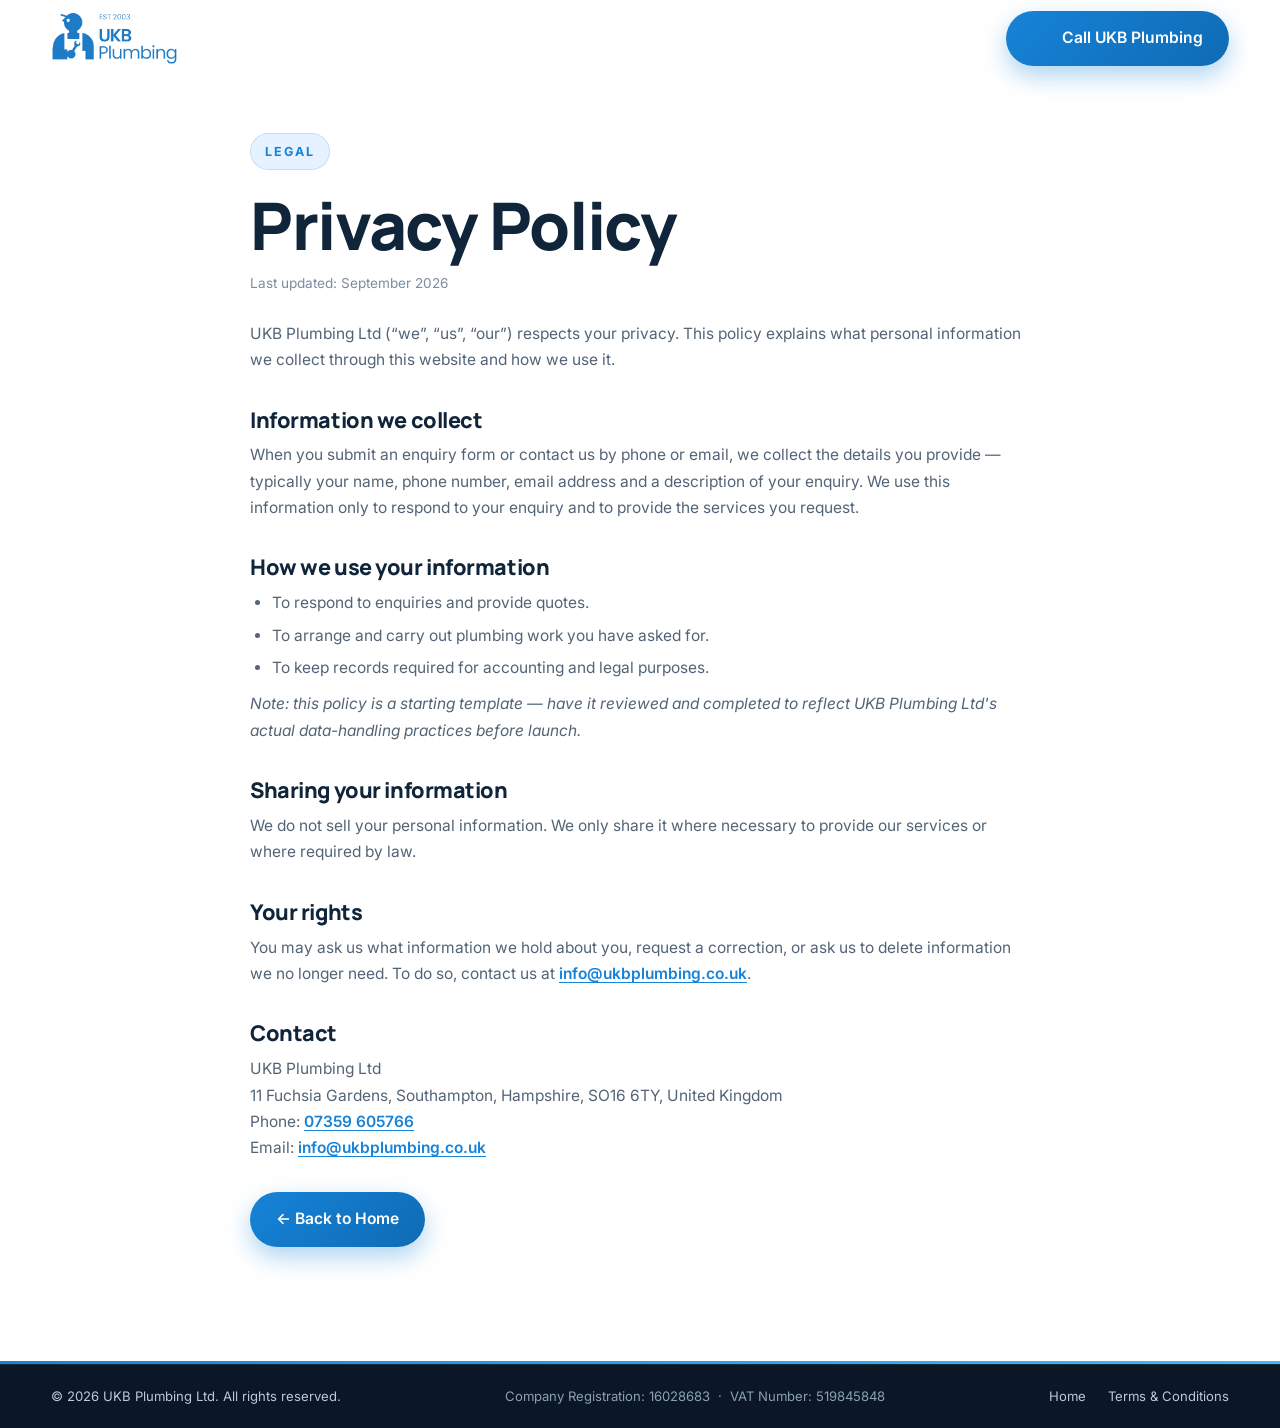
<file: privacy.html>
<!DOCTYPE html>
<html lang="en-GB">
<head>
  <meta charset="UTF-8">
  <meta name="viewport" content="width=device-width, initial-scale=1.0">
  <title>Privacy Policy | UKB Plumbing Ltd</title>
  <meta name="description" content="How UKB Plumbing Ltd collects, uses and protects your personal information.">
  <meta name="robots" content="noindex">
  <link rel="icon" type="image/webp" href="assets/ukb-logo.webp">
  <link href="https://fonts.googleapis.com/css2?family=Manrope:wght@600;700;800&family=Inter:wght@400;500;600&display=swap" rel="stylesheet">
  <link rel="stylesheet" href="css/styles.css">
</head>
<body>

<header class="site-header scrolled" id="siteHeader">
  <div class="container header-inner">
    <a href="index.html" class="brand" aria-label="UKB Plumbing — home">
      <img src="assets/ukb-logo.webp" alt="UKB Plumbing logo" width="140" height="58" class="brand-logo">
    </a>
    <a href="index.html#contact" class="btn btn-primary">
      <svg class="ico" aria-hidden="true"><use href="#i-phone"/></svg> Call UKB Plumbing
    </a>
  </div>
</header>

<main id="main">
  <section class="section" style="padding-top: 56px;">
    <div class="container legal-page">
      <span class="eyebrow">Legal</span>
      <h1>Privacy Policy</h1>
      <p class="legal-updated">Last updated: September 2026</p>

      <p>UKB Plumbing Ltd (&ldquo;we&rdquo;, &ldquo;us&rdquo;, &ldquo;our&rdquo;) respects your privacy. This policy explains what personal information we collect through this website and how we use it.</p>

      <h2>Information we collect</h2>
      <p>When you submit an enquiry form or contact us by phone or email, we collect the details you provide — typically your name, phone number, email address and a description of your enquiry. We use this information only to respond to your enquiry and to provide the services you request.</p>

      <h2>How we use your information</h2>
      <ul>
        <li>To respond to enquiries and provide quotes.</li>
        <li>To arrange and carry out plumbing work you have asked for.</li>
        <li>To keep records required for accounting and legal purposes.</li>
      </ul>
      <p><em>Note: this policy is a starting template — have it reviewed and completed to reflect UKB Plumbing Ltd's actual data-handling practices before launch.</em></p>

      <h2>Sharing your information</h2>
      <p>We do not sell your personal information. We only share it where necessary to provide our services or where required by law.</p>

      <h2>Your rights</h2>
      <p>You may ask us what information we hold about you, request a correction, or ask us to delete information we no longer need. To do so, contact us at <a href="mailto:info@ukbplumbing.co.uk">info@ukbplumbing.co.uk</a>.</p>

      <h2>Contact</h2>
      <p>UKB Plumbing Ltd<br>
      11 Fuchsia Gardens, Southampton, Hampshire, SO16 6TY, United Kingdom<br>
      Phone: <a href="tel:+447359605766">07359 605766</a><br>
      Email: <a href="mailto:info@ukbplumbing.co.uk">info@ukbplumbing.co.uk</a></p>

      <p><a href="index.html" class="btn btn-primary">&larr; Back to Home</a></p>
    </div>
  </section>
</main>

<footer class="site-footer">
  <div class="footer-bottom">
    <div class="container footer-bottom-inner">
      <p>&copy; <span id="year">2026</span> UKB Plumbing Ltd. All rights reserved.</p>
      <p class="reg">Company Registration: 16028683 &nbsp;·&nbsp; VAT Number: 519845848</p>
      <div class="legal">
        <a href="index.html">Home</a>
        <a href="terms.html">Terms &amp; Conditions</a>
      </div>
    </div>
  </div>
</footer>

<script src="js/main.js" defer></script>
</body>
</html>
</file>
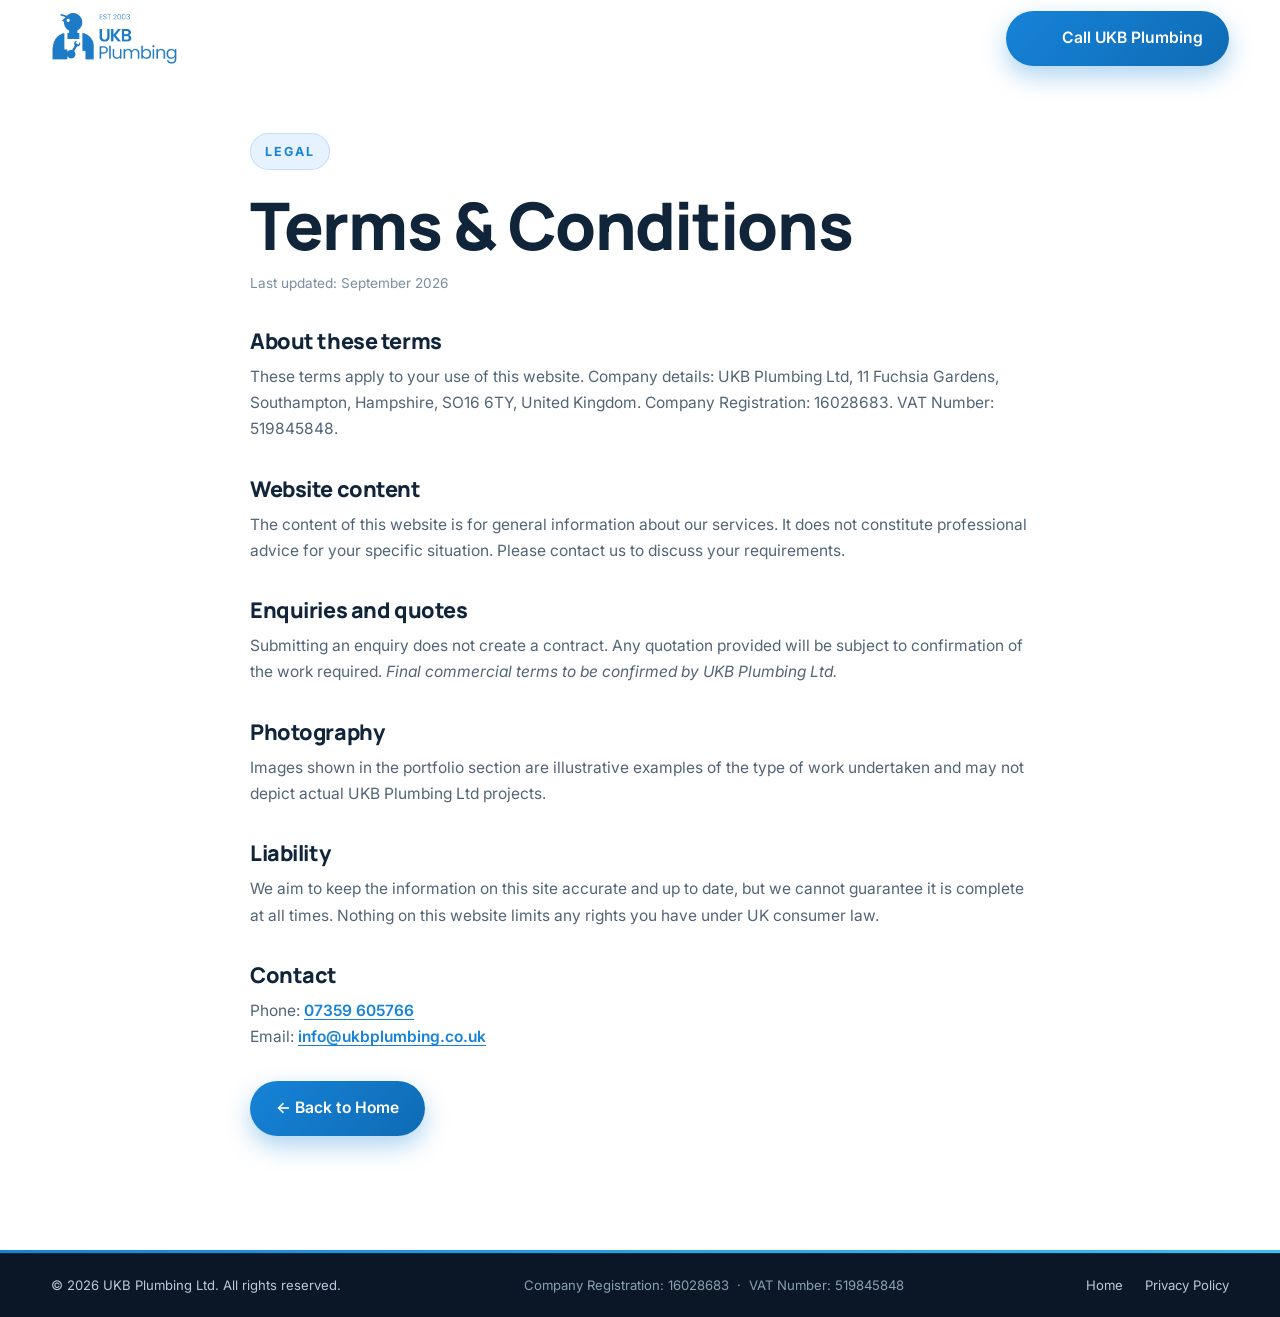
<file: terms.html>
<!DOCTYPE html>
<html lang="en-GB">
<head>
  <meta charset="UTF-8">
  <meta name="viewport" content="width=device-width, initial-scale=1.0">
  <title>Terms &amp; Conditions | UKB Plumbing Ltd</title>
  <meta name="description" content="Terms and conditions for the UKB Plumbing Ltd website and services.">
  <meta name="robots" content="noindex">
  <link rel="icon" type="image/webp" href="assets/ukb-logo.webp">
  <link href="https://fonts.googleapis.com/css2?family=Manrope:wght@600;700;800&family=Inter:wght@400;500;600&display=swap" rel="stylesheet">
  <link rel="stylesheet" href="css/styles.css">
</head>
<body>

<header class="site-header scrolled" id="siteHeader">
  <div class="container header-inner">
    <a href="index.html" class="brand" aria-label="UKB Plumbing — home">
      <img src="assets/ukb-logo.webp" alt="UKB Plumbing logo" width="140" height="58" class="brand-logo">
    </a>
    <a href="index.html#contact" class="btn btn-primary">
      <svg class="ico" aria-hidden="true"><use href="#i-phone"/></svg> Call UKB Plumbing
    </a>
  </div>
</header>

<main id="main">
  <section class="section" style="padding-top: 56px;">
    <div class="container legal-page">
      <span class="eyebrow">Legal</span>
      <h1>Terms &amp; Conditions</h1>
      <p class="legal-updated">Last updated: September 2026</p>

      <h2>About these terms</h2>
      <p>These terms apply to your use of this website. Company details: UKB Plumbing Ltd, 11 Fuchsia Gardens, Southampton, Hampshire, SO16 6TY, United Kingdom. Company Registration: 16028683. VAT Number: 519845848.</p>

      <h2>Website content</h2>
      <p>The content of this website is for general information about our services. It does not constitute professional advice for your specific situation. Please contact us to discuss your requirements.</p>

      <h2>Enquiries and quotes</h2>
      <p>Submitting an enquiry does not create a contract. Any quotation provided will be subject to confirmation of the work required. <em>Final commercial terms to be confirmed by UKB Plumbing Ltd.</em></p>

      <h2>Photography</h2>
      <p>Images shown in the portfolio section are illustrative examples of the type of work undertaken and may not depict actual UKB Plumbing Ltd projects.</p>

      <h2>Liability</h2>
      <p>We aim to keep the information on this site accurate and up to date, but we cannot guarantee it is complete at all times. Nothing on this website limits any rights you have under UK consumer law.</p>

      <h2>Contact</h2>
      <p>Phone: <a href="tel:+447359605766">07359 605766</a><br>
      Email: <a href="mailto:info@ukbplumbing.co.uk">info@ukbplumbing.co.uk</a></p>

      <p><a href="index.html" class="btn btn-primary">&larr; Back to Home</a></p>
    </div>
  </section>
</main>

<footer class="site-footer">
  <div class="footer-bottom">
    <div class="container footer-bottom-inner">
      <p>&copy; <span id="year">2026</span> UKB Plumbing Ltd. All rights reserved.</p>
      <p class="reg">Company Registration: 16028683 &nbsp;·&nbsp; VAT Number: 519845848</p>
      <div class="legal">
        <a href="index.html">Home</a>
        <a href="privacy.html">Privacy Policy</a>
      </div>
    </div>
  </div>
</footer>

<script src="js/main.js" defer></script>
</body>
</html>
</file>
<file: css/styles.css>
/* ==========================================================================
   UKB PLUMBING — Premium design system
   Palette: #1683D8 primary · #10243A navy · #0B1726 dark · #39BDF8 cyan
            #F4F8FC soft · #E6F2FF light blue · #536477 body text
   ========================================================================== */

:root {
  --blue: #1683D8;
  --blue-dark: #0F6BB4;
  --blue-soft: #3D9BE4;
  --cyan: #39BDF8;
  --navy: #10243A;
  --dark: #0B1726;
  --soft: #F4F8FC;
  --light-blue: #E6F2FF;
  --body: #536477;
  --white: #FFFFFF;
  --line: #E3ECF5;
  --err: #D64545;
  --ok: #1F9D61;

  --font-head: "Manrope", "Segoe UI", sans-serif;
  --font-body: "Inter", "Segoe UI", sans-serif;

  --radius-lg: 22px;
  --radius: 16px;
  --radius-sm: 10px;

  --shadow-sm: 0 2px 10px rgba(16, 36, 58, 0.06);
  --shadow-md: 0 12px 30px rgba(16, 36, 58, 0.10);
  --shadow-lg: 0 24px 60px rgba(16, 36, 58, 0.16);

  --header-h: 76px;
  --ease: cubic-bezier(0.22, 0.61, 0.36, 1);
}

/* ---------- Reset ---------- */
*, *::before, *::after { box-sizing: border-box; margin: 0; padding: 0; }

html {
  scroll-behavior: smooth;
  scroll-padding-top: calc(var(--header-h) + 14px);
  -webkit-text-size-adjust: 100%;
}

body {
  font-family: var(--font-body);
  font-size: 16.5px;
  line-height: 1.7;
  color: var(--body);
  background: var(--white);
  overflow-x: clip;
}

img { max-width: 100%; display: block; }
a { color: inherit; text-decoration: none; }
ul, ol { list-style: none; }
address { font-style: normal; }

h1, h2, h3, h4 {
  font-family: var(--font-head);
  color: var(--navy);
  line-height: 1.15;
  letter-spacing: -0.02em;
  font-weight: 800;
}

h1 { font-size: clamp(2.5rem, 5.4vw, 4.1rem); }
h2 { font-size: clamp(1.9rem, 3.6vw, 2.75rem); }
h3 { font-size: clamp(1.08rem, 1.6vw, 1.28rem); font-weight: 700; letter-spacing: -0.01em; }

.ico { width: 1.25em; height: 1.25em; fill: none; stroke: currentColor; stroke-width: 2; stroke-linecap: round; stroke-linejoin: round; flex-shrink: 0; }

.container { width: min(1180px, 92%); margin-inline: auto; }
.section { padding: clamp(72px, 9vw, 120px) 0; }

.section-head { max-width: 640px; margin: 0 auto clamp(40px, 5vw, 64px); text-align: center; }
.section-head p { margin-top: 14px; font-size: 1.06rem; }

.eyebrow {
  display: inline-flex; align-items: center; gap: 8px;
  font-size: 0.78rem; font-weight: 700; letter-spacing: 0.16em; text-transform: uppercase;
  color: var(--blue);
  background: var(--light-blue);
  border: 1px solid rgba(22, 131, 216, 0.18);
  padding: 7px 14px; border-radius: 999px;
  margin-bottom: 18px;
}
.eyebrow-light {
  color: var(--cyan);
  background: rgba(57, 189, 248, 0.10);
  border-color: rgba(57, 189, 248, 0.35);
}

/* ---------- Buttons ---------- */
.btn {
  display: inline-flex; align-items: center; justify-content: center; gap: 10px;
  font-family: var(--font-body); font-weight: 600; font-size: 0.98rem;
  padding: 14px 26px; border-radius: 999px; border: 0; cursor: pointer;
  transition: transform 0.25s var(--ease), box-shadow 0.25s var(--ease),
              background-color 0.25s var(--ease), color 0.25s var(--ease),
              border-color 0.25s var(--ease);
  will-change: transform;
}
.btn .ico { transition: transform 0.25s var(--ease); }
.btn:hover .ico:last-child { transform: translateX(4px); }

.btn-primary {
  background: linear-gradient(135deg, var(--blue) 0%, var(--blue-dark) 100%);
  color: var(--white);
  box-shadow: 0 10px 24px rgba(22, 131, 216, 0.35);
}
.btn-primary:hover { transform: translateY(-2px); box-shadow: 0 14px 30px rgba(22, 131, 216, 0.45); }
.btn-primary:active { transform: translateY(0); }

.btn-glow { position: relative; }
.btn-glow::before {
  content: ""; position: absolute; inset: -6px; border-radius: 999px; z-index: -1;
  background: radial-gradient(closest-side, rgba(57, 189, 248, 0.55), transparent 72%);
  filter: blur(10px); opacity: 0.85;
  animation: glowPulse 3.2s ease-in-out infinite;
}
@keyframes glowPulse { 0%, 100% { opacity: 0.55; } 50% { opacity: 1; } }

.btn-ghost {
  background: rgba(255, 255, 255, 0.10);
  color: var(--white);
  border: 1.5px solid rgba(255, 255, 255, 0.45);
  backdrop-filter: blur(6px);
}
.btn-ghost:hover { background: rgba(255, 255, 255, 0.2); transform: translateY(-2px); }

.btn-light { background: var(--white); color: var(--navy); box-shadow: 0 10px 24px rgba(4, 12, 22, 0.35); }
.btn-light:hover { transform: translateY(-2px); box-shadow: 0 16px 32px rgba(4, 12, 22, 0.45); }

.btn-outline-light {
  background: transparent; color: var(--white);
  border: 1.5px solid rgba(255, 255, 255, 0.5);
}
.btn-outline-light:hover { background: rgba(255, 255, 255, 0.12); transform: translateY(-2px); }

.btn-lg { padding: 17px 34px; font-size: 1.04rem; }
.btn-block { width: 100%; }

.btn:focus-visible, a:focus-visible, summary:focus-visible, button:focus-visible, input:focus-visible, select:focus-visible, textarea:focus-visible {
  outline: 3px solid rgba(57, 189, 248, 0.65);
  outline-offset: 2px;
}

/* ---------- Header ---------- */
.site-header {
  position: sticky; top: 0; z-index: 100;
  background: rgba(255, 255, 255, 0.94);
  backdrop-filter: blur(12px);
  -webkit-backdrop-filter: blur(12px);
  border-bottom: 1px solid transparent;
  transition: box-shadow 0.3s var(--ease), border-color 0.3s var(--ease), background-color 0.3s var(--ease);
}
.site-header.scrolled {
  background: rgba(255, 255, 255, 0.97);
  border-bottom-color: var(--line);
  box-shadow: 0 8px 30px rgba(16, 36, 58, 0.08);
}
.site-header.menu-open { z-index: 130; }
.header-inner { display: flex; align-items: center; justify-content: space-between; gap: 20px; height: var(--header-h); }
.brand { display: inline-flex; align-items: center; padding: 6px 0; }
.brand-logo { height: 52px; width: auto; }

.main-nav ul { display: flex; align-items: center; gap: 4px; }
.nav-link {
  position: relative; display: inline-block;
  font-weight: 600; font-size: 0.94rem; color: var(--navy);
  padding: 10px 13px; border-radius: 8px;
  transition: color 0.25s var(--ease);
}
.nav-link::after {
  content: ""; position: absolute; left: 13px; right: 13px; bottom: 5px; height: 2px;
  background: linear-gradient(90deg, var(--blue), var(--cyan));
  border-radius: 2px; transform: scaleX(0); transform-origin: left;
  transition: transform 0.3s var(--ease);
}
.nav-link:hover { color: var(--blue); }
.nav-link:hover::after, .nav-link.active::after { transform: scaleX(1); }
.nav-link.active { color: var(--blue); }
.nav-cta-mobile { display: none; }

.header-actions { display: flex; align-items: center; gap: 12px; }
.btn-call { padding: 9px 18px; }
.btn-call span { display: flex; flex-direction: column; line-height: 1.25; text-align: left; }
.btn-call small { font-size: 0.66rem; font-weight: 600; opacity: 0.9; letter-spacing: 0.04em; text-transform: uppercase; }
.btn-call strong { font-size: 0.95rem; font-weight: 700; font-family: var(--font-head); }

.menu-toggle {
  display: none; flex-direction: column; justify-content: center; align-items: center; gap: 5px;
  width: 46px; height: 46px; border-radius: 12px; border: 1px solid var(--line);
  background: var(--white); cursor: pointer; padding: 12px 11px;
}
.menu-toggle span { display: block; width: 100%; height: 2px; border-radius: 2px; background: var(--navy); transition: transform 0.3s var(--ease), opacity 0.3s var(--ease); }
.menu-toggle[aria-expanded="true"] span:nth-child(1) { transform: translateY(7px) rotate(45deg); }
.menu-toggle[aria-expanded="true"] span:nth-child(2) { opacity: 0; }
.menu-toggle[aria-expanded="true"] span:nth-child(3) { transform: translateY(-7px) rotate(-45deg); }

/* ---------- Hero ---------- */
.hero { position: relative; color: var(--white); overflow: clip; }
.hero-bg, .hero-bg img { position: absolute; inset: 0; width: 100%; height: 100%; object-fit: cover; }
.hero-overlay {
  position: absolute; inset: 0;
  background:
    linear-gradient(100deg, rgba(11, 23, 38, 0.94) 0%, rgba(11, 23, 38, 0.82) 38%, rgba(16, 36, 58, 0.55) 68%, rgba(16, 36, 58, 0.35) 100%),
    linear-gradient(0deg, rgba(11, 23, 38, 0.65) 0%, transparent 40%);
}
.hero-inner {
  position: relative; z-index: 1;
  display: grid; grid-template-columns: minmax(0, 1.15fr) minmax(0, 460px);
  align-items: center; gap: clamp(36px, 5vw, 72px);
  padding: clamp(72px, 10vh, 120px) 0 clamp(84px, 11vh, 130px);
}

.badge-est {
  display: inline-flex; align-items: center; gap: 9px;
  font-size: 0.78rem; font-weight: 700; letter-spacing: 0.22em; text-transform: uppercase;
  color: var(--cyan);
  border: 1px solid rgba(57, 189, 248, 0.45);
  background: rgba(57, 189, 248, 0.10);
  padding: 9px 18px; border-radius: 999px;
  margin-bottom: 26px;
}
.badge-est .ico { width: 1.05em; height: 1.05em; }

.hero h1 { color: var(--white); margin-bottom: 18px; text-wrap: balance; }
.hero h1 .accent {
  background: linear-gradient(90deg, var(--cyan), var(--blue-soft));
  -webkit-background-clip: text; background-clip: text; color: transparent;
}
.hero-sub { font-size: clamp(1.1rem, 1.8vw, 1.35rem); font-weight: 600; color: #EAF3FB; margin-bottom: 10px; }
.hero-desc { max-width: 54ch; color: #C3D4E4; margin-bottom: 26px; }

.hero-points { display: flex; flex-wrap: wrap; gap: 10px 22px; margin-bottom: 34px; }
.hero-points li { display: inline-flex; align-items: center; gap: 9px; font-weight: 600; font-size: 0.94rem; color: #E3EEF8; }
.hero-points .ico { color: var(--cyan); background: rgba(57, 189, 248, 0.14); border-radius: 50%; padding: 3px; width: 1.5em; height: 1.5em; }

.hero-ctas { display: flex; flex-wrap: wrap; gap: 14px; }

/* Enquiry card */
.hero-card {
  background: var(--white); color: var(--body);
  border-radius: var(--radius-lg);
  padding: 30px 28px;
  box-shadow: 0 30px 80px rgba(3, 10, 20, 0.45), 0 4px 16px rgba(3, 10, 20, 0.3);
  border-top: 4px solid var(--blue);
}
.hero-card h2 { font-size: 1.45rem; margin-bottom: 4px; }
.hero-card > p { font-size: 0.92rem; margin-bottom: 20px; }

/* ---------- Forms ---------- */
.enquiry-form .field { margin-bottom: 14px; }
.enquiry-form label {
  display: block; font-size: 0.8rem; font-weight: 600; letter-spacing: 0.02em;
  color: var(--navy); margin-bottom: 6px;
}
.enquiry-form input, .enquiry-form select, .enquiry-form textarea {
  width: 100%; font: inherit; font-size: 0.95rem; color: var(--navy);
  background: var(--soft); border: 1.5px solid var(--line); border-radius: var(--radius-sm);
  padding: 11px 14px; transition: border-color 0.2s var(--ease), box-shadow 0.2s var(--ease), background-color 0.2s var(--ease);
}
.enquiry-form textarea { resize: vertical; min-height: 84px; }
.enquiry-form input::placeholder, .enquiry-form textarea::placeholder { color: #93A5B8; }
.enquiry-form input:focus, .enquiry-form select:focus, .enquiry-form textarea:focus {
  outline: none; border-color: var(--blue); background: var(--white);
  box-shadow: 0 0 0 4px rgba(22, 131, 216, 0.14);
}
.select-wrap { position: relative; }
.select-wrap select { appearance: none; -webkit-appearance: none; padding-right: 40px; cursor: pointer; }
.select-caret {
  position: absolute; right: 13px; top: 50%; translate: 0 -50%; rotate: -90deg;
  width: 1em; height: 1em; color: var(--body); pointer-events: none;
}
.field .err { display: none; font-size: 0.78rem; color: var(--err); margin-top: 5px; font-weight: 500; }
.field.invalid .err { display: block; }
.field.invalid input, .field.invalid select, .field.invalid textarea { border-color: var(--err); background: #FDF6F6; }

.field-row { display: grid; grid-template-columns: 1fr 1fr; gap: 12px; }

.btn-submit { margin-top: 4px; }
.btn-submit.loading { pointer-events: none; opacity: 0.85; }
.btn-submit .spinner {
  width: 1.05em; height: 1.05em; border-radius: 50%;
  border: 2px solid rgba(255, 255, 255, 0.4); border-top-color: var(--white);
  animation: spin 0.7s linear infinite; display: none;
}
.btn-submit.loading .spinner { display: inline-block; }
.btn-submit.loading .ico:not(.spinner) { display: none; }
@keyframes spin { to { transform: rotate(360deg); } }

.form-note { display: none; margin-top: 14px; font-size: 0.88rem; line-height: 1.55; border-radius: var(--radius-sm); padding: 12px 14px; }
.form-note.show { display: block; }
.form-note.ok { background: #EDF9F2; color: var(--ok); border: 1px solid #C9EBD8; }
.form-note.err-note { background: #FDF3F3; color: var(--err); border: 1px solid #F2D7D7; }
.form-note.info { background: var(--light-blue); color: var(--navy); border: 1px solid rgba(22, 131, 216, 0.25); }
.form-note a, .form-note button { color: var(--blue); font-weight: 600; text-decoration: underline; background: none; border: 0; cursor: pointer; font: inherit; }
.privacy { margin-top: 12px; font-size: 0.78rem; color: #7C8DA0; text-align: center; }

.hero-avail {
  display: inline-flex; align-items: center; gap: 10px;
  margin-top: 26px;
  font-size: 0.9rem; font-weight: 600; letter-spacing: 0.02em;
  color: #DCEBFA;
  background: rgba(57, 189, 248, 0.10);
  border: 1px solid rgba(57, 189, 248, 0.35);
  border-radius: 999px;
  padding: 10px 18px;
}
.hero-avail .ico { color: var(--cyan); width: 1.1em; height: 1.1em; }

/* ---------- Trust strip ---------- */
.trust-strip { padding: 0; margin-top: -58px; position: relative; z-index: 5; }
.trust-grid { display: grid; grid-template-columns: repeat(4, 1fr); gap: 20px; }
.trust-card {
  position: relative; background: var(--white); border-radius: var(--radius);
  border: 1px solid var(--line); box-shadow: var(--shadow-md);
  padding: 26px 24px 24px; overflow: hidden;
  transition: transform 0.3s var(--ease), box-shadow 0.3s var(--ease);
}
.trust-card:hover { transform: translateY(-5px); box-shadow: var(--shadow-lg); }
.trust-card::after {
  content: ""; position: absolute; left: 0; top: 0; bottom: 0; width: 4px;
  background: linear-gradient(180deg, var(--blue), var(--cyan));
}
.trust-num {
  position: absolute; top: 14px; right: 18px;
  font-family: var(--font-head); font-weight: 800; font-size: 1.6rem;
  color: var(--light-blue); letter-spacing: -0.02em;
}
.trust-ico {
  width: 50px; height: 50px; border-radius: 14px;
  display: grid; place-items: center; margin-bottom: 16px;
  background: linear-gradient(135deg, var(--light-blue), #F0F7FF);
  color: var(--blue); border: 1px solid rgba(22, 131, 216, 0.15);
}
.trust-ico .ico { width: 24px; height: 24px; }
.trust-card h3 { font-size: 1.02rem; }

/* ---------- Services ---------- */
.services { background: var(--soft); }
.services-grid { display: grid; grid-template-columns: repeat(3, 1fr); gap: 24px; }
.service-card {
  background: var(--white); border-radius: var(--radius-lg); overflow: hidden;
  border: 1px solid var(--line); box-shadow: var(--shadow-sm);
  display: flex; flex-direction: column; height: 100%;
  transition: transform 0.3s var(--ease), box-shadow 0.3s var(--ease), border-color 0.3s var(--ease);
}
.service-card:hover { transform: translateY(-7px); box-shadow: var(--shadow-lg); border-color: rgba(22, 131, 216, 0.35); }
.service-media { position: relative; aspect-ratio: 16 / 10; overflow: hidden; }
.service-media img { width: 100%; height: 100%; object-fit: cover; transition: transform 0.6s var(--ease); }
.service-card:hover .service-media img { transform: scale(1.07); }
.service-media::after {
  content: ""; position: absolute; inset: 0;
  background: linear-gradient(180deg, transparent 55%, rgba(11, 23, 38, 0.35));
  opacity: 0; transition: opacity 0.3s var(--ease);
}
.service-card:hover .service-media::after { opacity: 1; }
.service-body { padding: 24px 24px 26px; display: flex; flex-direction: column; gap: 10px; flex: 1; }
.service-body p { font-size: 0.94rem; flex: 1; }
.link-more {
  display: inline-flex; align-items: center; gap: 8px;
  color: var(--blue); font-weight: 600; font-size: 0.94rem; margin-top: 4px;
}
.link-more .ico { transition: transform 0.25s var(--ease); width: 1.05em; height: 1.05em; }
.link-more:hover .ico { transform: translateX(5px); }

/* ---------- Emergency ---------- */
.emergency { position: relative; color: var(--white); overflow: clip; }
.emergency-bg, .emergency-bg img { position: absolute; inset: 0; width: 100%; height: 100%; object-fit: cover; }
.emergency-overlay {
  position: absolute; inset: 0;
  background: linear-gradient(95deg, rgba(11, 23, 38, 0.97) 0%, rgba(11, 23, 38, 0.88) 45%, rgba(16, 36, 58, 0.62) 100%);
}
.emergency-inner {
  position: relative; z-index: 1;
  display: grid; grid-template-columns: minmax(0, 1.2fr) auto;
  align-items: center; gap: 48px;
  padding: clamp(80px, 10vw, 130px) 0;
}
.emergency h2 { color: var(--white); margin-bottom: 14px; text-wrap: balance; }
.emergency-copy > p { color: #C3D4E4; max-width: 50ch; margin-bottom: 24px; }
.emergency-points { display: grid; gap: 13px; margin-bottom: 32px; }
.emergency-points li { display: flex; align-items: center; gap: 12px; font-weight: 600; color: #E3EEF8; }
.emergency-points .ico { color: var(--cyan); width: 1.15em; height: 1.15em; }
.emergency-ctas { display: flex; flex-wrap: wrap; gap: 14px; }

.emergency-badge { position: relative; width: 190px; height: 190px; display: grid; place-items: center; }
.emergency-badge .ico { width: 84px; height: 84px; color: var(--cyan); stroke-width: 1.6; filter: drop-shadow(0 0 22px rgba(57, 189, 248, 0.55)); }
.pulse-ring, .pulse-ring::before, .pulse-ring::after {
  content: ""; position: absolute; inset: 0; border-radius: 50%;
  border: 1.5px solid rgba(57, 189, 248, 0.5);
}
.pulse-ring::before { animation: ringPulse 2.6s ease-out infinite; }
.pulse-ring::after { animation: ringPulse 2.6s ease-out 1.3s infinite; }
@keyframes ringPulse {
  0% { transform: scale(0.62); opacity: 0.9; }
  100% { transform: scale(1.28); opacity: 0; }
}

/* ---------- About / Why choose ---------- */
.about { background: var(--white); }
.about-inner {
  display: grid; grid-template-columns: minmax(0, 1fr) minmax(0, 1.05fr);
  gap: clamp(40px, 6vw, 84px); align-items: center;
}
.about-media { position: relative; padding: 0 26px 34px 0; }
.about-shape {
  position: absolute; right: 0; bottom: 0; width: 82%; height: 78%;
  border-radius: var(--radius-lg);
  background: linear-gradient(135deg, var(--light-blue), rgba(57, 189, 248, 0.28));
  z-index: 0;
}
.about-media img {
  position: relative; z-index: 1;
  border-radius: var(--radius-lg);
  aspect-ratio: 4 / 4.6; object-fit: cover; width: 100%;
  box-shadow: var(--shadow-lg);
}
.about-chip {
  position: absolute; z-index: 2; left: -14px; bottom: 44px;
  display: flex; align-items: center; gap: 13px;
  background: var(--white); border-radius: var(--radius);
  border: 1px solid var(--line); box-shadow: var(--shadow-md);
  padding: 14px 20px 14px 14px;
}
.about-chip .ico { width: 22px; height: 22px; color: var(--white); background: linear-gradient(135deg, var(--blue), var(--cyan)); border-radius: 10px; padding: 8px; width: 38px; height: 38px; }
.about-chip strong { display: block; font-family: var(--font-head); color: var(--navy); font-size: 0.95rem; line-height: 1.3; }
.about-chip span { display: block; font-size: 0.8rem; }

.about-copy > p { margin: 0 0 30px; max-width: 56ch; }
.feature-list { display: grid; gap: 0; margin-bottom: 32px; }
.feature-list li {
  display: flex; gap: 18px; align-items: flex-start;
  padding: 17px 0; border-bottom: 1px solid var(--line);
}
.feature-list li:first-child { border-top: 1px solid var(--line); }
.feat-ico {
  display: grid; place-items: center; width: 46px; height: 46px; flex-shrink: 0;
  border-radius: 13px; color: var(--blue);
  background: var(--light-blue); border: 1px solid rgba(22, 131, 216, 0.16);
}
.feat-ico .ico { width: 21px; height: 21px; }
.feature-list h3 { margin-bottom: 3px; }
.feature-list p { font-size: 0.93rem; }

/* ---------- Process ---------- */
.process { background: var(--navy); color: var(--white); overflow: clip; }
.process .section-head h2 { color: var(--white); }
.process .eyebrow { color: var(--cyan); background: rgba(57, 189, 248, 0.1); border-color: rgba(57, 189, 248, 0.35); }
.steps {
  position: relative;
  display: grid; grid-template-columns: repeat(4, 1fr); gap: 30px;
  counter-reset: step;
}
.steps::before {
  content: ""; position: absolute; top: 33px; left: 7%; right: 7%; height: 2px;
  background: linear-gradient(90deg, rgba(57, 189, 248, 0.12), rgba(57, 189, 248, 0.7), rgba(57, 189, 248, 0.12));
}
.step { position: relative; text-align: center; padding: 0 8px; }
.step-num {
  position: relative; z-index: 1;
  width: 66px; height: 66px; margin: 0 auto 18px;
  display: grid; place-items: center;
  border-radius: 50%;
  font-family: var(--font-head); font-weight: 800; font-size: 1.15rem;
  color: var(--cyan);
  background: rgba(57, 189, 248, 0.12);
  border: 2px solid rgba(57, 189, 248, 0.55);
  box-shadow: 0 0 0 8px var(--navy), 0 0 26px rgba(57, 189, 248, 0.28);
  transition: transform 0.3s var(--ease), background-color 0.3s var(--ease), color 0.3s var(--ease);
}
.step:hover .step-num { transform: translateY(-4px); background: var(--cyan); color: var(--dark); }
.step h3 { color: var(--white); margin-bottom: 8px; font-size: 1.08rem; }
.step p { font-size: 0.92rem; color: #AFC4D8; }

/* ---------- Coverage / Areas ---------- */
.areas { background: var(--soft); overflow: clip; }

.coverage-visual {
  position: relative;
  max-width: 980px; margin: 0 auto clamp(36px, 5vw, 56px);
  border-radius: var(--radius-lg); overflow: hidden;
  aspect-ratio: 16 / 7.2;
  background:
    radial-gradient(120% 130% at 82% 8%, rgba(57, 189, 248, 0.18), transparent 55%),
    linear-gradient(155deg, #102A44 0%, var(--navy) 55%, var(--dark) 100%);
  border: 1px solid rgba(57, 189, 248, 0.28);
  box-shadow: var(--shadow-lg);
}
.dots-bg {
  position: absolute; inset: 0;
  background-image: radial-gradient(rgba(57, 189, 248, 0.38) 1.1px, transparent 1.6px);
  background-size: 16px 16px;
  mask-image: radial-gradient(75% 85% at 50% 48%, black 35%, transparent 92%);
  -webkit-mask-image: radial-gradient(75% 85% at 50% 48%, black 35%, transparent 92%);
}
.cov-pin {
  position: absolute; left: var(--x); top: var(--y); translate: -50% -50%;
  color: var(--cyan); opacity: 0.85;
  filter: drop-shadow(0 4px 12px rgba(57, 189, 248, 0.45));
}
.cov-pin .ico { width: clamp(18px, 2.4vw, 30px); height: clamp(18px, 2.4vw, 30px); stroke-width: 1.7; }
.cov-pin.main { color: var(--white); opacity: 1; z-index: 2; }
.cov-pin.main .ico { width: clamp(30px, 3.6vw, 46px); height: clamp(30px, 3.6vw, 46px); color: var(--cyan); }
.ping-dot {
  position: absolute; left: 50%; bottom: -7px; translate: -50% 0;
  width: 13px; height: 13px; border-radius: 50%;
  background: rgba(57, 189, 248, 0.55);
  animation: pinPing 2.2s ease-out infinite;
}
@keyframes pinPing {
  0% { transform: scale(0.6); opacity: 0.9; }
  100% { transform: scale(3.4); opacity: 0; }
}
.cov-label {
  position: absolute; left: 50%; bottom: 18px; translate: -50% 0;
  background: rgba(11, 23, 38, 0.82); border: 1px solid rgba(57, 189, 248, 0.4);
  color: #DCEBFA; font-size: clamp(0.74rem, 1.4vw, 0.88rem); font-weight: 600; letter-spacing: 0.06em;
  padding: 8px 18px; border-radius: 999px; backdrop-filter: blur(6px);
  white-space: nowrap;
}

.coverage-grid {
  display: grid; grid-template-columns: repeat(3, 1fr); gap: 16px;
  max-width: 980px; margin: 0 auto 34px;
}
.coverage-card {
  display: flex; align-items: center; gap: 13px;
  background: var(--white); border: 1.5px solid var(--line);
  border-radius: 999px; padding: 13px 18px;
  box-shadow: var(--shadow-sm);
  font-family: var(--font-head); font-weight: 700; color: var(--navy);
  transition: transform 0.25s var(--ease), box-shadow 0.25s var(--ease), border-color 0.25s var(--ease), background-color 0.25s var(--ease);
}
.coverage-card:hover { transform: translateY(-4px); border-color: rgba(22, 131, 216, 0.55); box-shadow: var(--shadow-md); background: #FAFDFF; }
.cov-ico {
  display: grid; place-items: center; flex-shrink: 0;
  width: 34px; height: 34px; border-radius: 50%;
  background: linear-gradient(135deg, var(--blue), var(--cyan));
  color: var(--white); box-shadow: 0 6px 14px rgba(22, 131, 216, 0.35);
}
.cov-ico .ico { width: 16px; height: 16px; }
.cov-name { flex: 1; font-size: 1rem; }
.cov-check { color: var(--blue); opacity: 0; transform: scale(0.6); transition: opacity 0.25s var(--ease), transform 0.25s var(--ease); width: 1.1em; height: 1.1em; }
.coverage-card:hover .cov-check { opacity: 1; transform: scale(1); }

.coverage-ctas {
  display: flex; justify-content: center; flex-wrap: wrap; gap: 14px;
}
.btn-wa {
  background: linear-gradient(135deg, #25D366, #1DA851);
  color: var(--white);
  box-shadow: 0 10px 24px rgba(37, 211, 102, 0.35);
}
.btn-wa:hover { transform: translateY(-2px); box-shadow: 0 14px 30px rgba(37, 211, 102, 0.45); }
.ico-fill { fill: currentColor; stroke: none; }

@media (max-width: 900px) {
  .coverage-grid { grid-template-columns: repeat(2, 1fr); }
}
@media (max-width: 560px) {
  .coverage-grid { grid-template-columns: 1fr; max-width: 420px; }
  .coverage-visual { aspect-ratio: 16 / 10; }
  .coverage-ctas .btn { width: 100%; }
}

/* ---------- Work / gallery ---------- */
.work-grid { display: grid; grid-template-columns: repeat(3, 1fr); gap: 22px; }
.work-card {
  position: relative; border-radius: var(--radius-lg); overflow: hidden;
  aspect-ratio: 4 / 3.1; cursor: zoom-in;
  box-shadow: var(--shadow-sm);
}
.work-card img {
  width: 100%; height: 100%; object-fit: cover;
  transition: transform 0.6s var(--ease), filter 0.4s var(--ease);
}
.work-card:hover img { transform: scale(1.08); }
.work-card figcaption {
  position: absolute; inset: auto 0 0 0;
  padding: 44px 20px 18px;
  background: linear-gradient(180deg, transparent, rgba(6, 14, 24, 0.88));
  color: var(--white);
  transform: translateY(8px); opacity: 0.96;
  transition: transform 0.3s var(--ease);
}
.work-card:hover figcaption { transform: translateY(0); }
.work-card figcaption span {
  display: block; font-size: 0.72rem; font-weight: 700; letter-spacing: 0.16em;
  text-transform: uppercase; color: var(--cyan); margin-bottom: 3px;
}
.work-card figcaption h3 { color: var(--white); font-size: 1.05rem; }
.work-note { text-align: center; margin-top: 26px; font-size: 0.88rem; color: #7C8DA0; }

/* Lightbox */
.lightbox {
  position: fixed; inset: 0; z-index: 300;
  background: rgba(6, 12, 20, 0.92);
  display: grid; place-items: center; padding: 4vmin;
  opacity: 0; pointer-events: none; transition: opacity 0.3s var(--ease);
}
.lightbox.open { opacity: 1; pointer-events: auto; }
.lightbox img { max-width: min(1100px, 92vw); max-height: 84vh; border-radius: var(--radius); box-shadow: 0 40px 120px rgba(0, 0, 0, 0.6); }
.lightbox figcaption { text-align: center; color: #D9E6F2; margin-top: 14px; font-size: 0.95rem; }
.lb-btn {
  position: absolute; top: 20px; right: 20px;
  width: 46px; height: 46px; border-radius: 50%;
  background: rgba(255, 255, 255, 0.1); border: 1px solid rgba(255, 255, 255, 0.3);
  color: var(--white); font-size: 1.5rem; line-height: 1; cursor: pointer;
  display: grid; place-items: center;
  transition: background-color 0.2s var(--ease);
}
.lb-btn:hover { background: rgba(255, 255, 255, 0.22); }
.lb-nav {
  position: absolute; top: 50%; translate: 0 -50%;
  width: 52px; height: 52px; border-radius: 50%;
  background: rgba(255, 255, 255, 0.08); border: 1px solid rgba(255, 255, 255, 0.28);
  color: var(--white); cursor: pointer; display: grid; place-items: center;
  transition: background-color 0.2s var(--ease);
}
.lb-nav:hover { background: rgba(255, 255, 255, 0.2); }
.lb-prev { left: 18px; }
.lb-next { right: 18px; }

/* ---------- Testimonials ---------- */
.testimonials { background: var(--soft); }
.carousel { max-width: 860px; margin: 0 auto; overflow: hidden; }
.carousel-track { display: flex; transition: transform 0.5s var(--ease); }
.t-card {
  flex: 0 0 100%;
  background: var(--white); border: 1px solid var(--line);
  border-radius: var(--radius-lg); box-shadow: var(--shadow-md);
  padding: clamp(28px, 4vw, 46px); text-align: center;
  position: relative;
}
.t-card::before {
  content: "\201C";
  position: absolute; top: 10px; left: 26px;
  font-family: var(--font-head); font-size: 5rem; line-height: 1;
  color: var(--light-blue); font-weight: 800;
}
.t-quote { font-size: clamp(1.02rem, 1.6vw, 1.18rem); color: var(--navy); font-weight: 500; max-width: 56ch; margin: 14px auto 22px; }
.t-card footer { display: grid; gap: 2px; }
.t-name { font-weight: 700; font-family: var(--font-head); color: var(--navy); }
.t-meta { font-size: 0.82rem; color: #7C8DA0; }
.carousel-nav { display: flex; align-items: center; justify-content: center; gap: 18px; margin-top: 26px; }
.car-btn {
  width: 46px; height: 46px; border-radius: 50%;
  border: 1.5px solid var(--line); background: var(--white); color: var(--navy);
  display: grid; place-items: center; cursor: pointer;
  transition: background-color 0.25s var(--ease), color 0.25s var(--ease), border-color 0.25s var(--ease), transform 0.25s var(--ease);
}
.car-btn:hover { background: var(--blue); border-color: var(--blue); color: var(--white); transform: translateY(-2px); }
.car-dots { display: flex; gap: 8px; }
.car-dot {
  width: 9px; height: 9px; border-radius: 999px; border: 0; cursor: pointer;
  background: #C6D6E5; transition: background-color 0.25s var(--ease), width 0.25s var(--ease);
  padding: 0;
}
.car-dot.active { background: var(--blue); width: 26px; }

/* ---------- FAQs ---------- */
.faqs-inner { max-width: 820px; margin: 0 auto; }
.faqs-head { text-align: center; margin-bottom: 42px; }
.faqs-head p { margin-top: 12px; }
.faqs-head a { color: var(--blue); font-weight: 600; text-decoration: underline; text-underline-offset: 3px; }
.accordion { display: grid; gap: 13px; }
.faq {
  background: var(--white); border: 1px solid var(--line); border-radius: var(--radius);
  overflow: hidden; transition: border-color 0.25s var(--ease), box-shadow 0.25s var(--ease);
}
.faq[open] { border-color: rgba(22, 131, 216, 0.4); box-shadow: var(--shadow-md); }
.faq summary {
  display: flex; align-items: center; justify-content: space-between; gap: 18px;
  padding: 19px 22px; cursor: pointer; list-style: none;
  font-family: var(--font-head); font-weight: 700; font-size: 1.02rem; color: var(--navy);
  transition: color 0.2s var(--ease);
}
.faq summary::-webkit-details-marker { display: none; }
.faq summary:hover { color: var(--blue); }
.faq-icon { position: relative; width: 30px; height: 30px; flex-shrink: 0; border-radius: 50%; background: var(--light-blue); }
.faq-icon::before, .faq-icon::after {
  content: ""; position: absolute; left: 50%; top: 50%; translate: -50% -50%;
  background: var(--blue); border-radius: 2px;
  transition: rotate 0.3s var(--ease), opacity 0.3s var(--ease);
}
.faq-icon::before { width: 12px; height: 2px; }
.faq-icon::after { width: 2px; height: 12px; }
.faq[open] .faq-icon { background: var(--blue); }
.faq[open] .faq-icon::before, .faq[open] .faq-icon::after { background: var(--white); }
.faq[open] .faq-icon::after { rotate: 90deg; opacity: 0; }
.faq-body { padding: 0 22px 20px; }
.faq-body p { font-size: 0.95rem; }
.faq-body a { color: var(--blue); font-weight: 600; text-decoration: underline; text-underline-offset: 3px; }
.faq-body em { color: #7C8DA0; font-style: normal; font-size: 0.86rem; display: inline-block; margin-top: 6px; }

/* ---------- Contact ---------- */
.contact { background: var(--soft); }
.contact-inner {
  display: grid; grid-template-columns: minmax(0, 1fr) minmax(0, 1fr);
  gap: clamp(36px, 5vw, 64px); align-items: start;
}
.contact-copy > p { margin-bottom: 30px; max-width: 52ch; }
.contact-cards { display: grid; gap: 16px; }
.contact-card {
  display: flex; align-items: flex-start; gap: 18px;
  background: var(--white); border: 1px solid var(--line);
  border-radius: var(--radius); padding: 22px; box-shadow: var(--shadow-sm);
  transition: transform 0.25s var(--ease), box-shadow 0.25s var(--ease), border-color 0.25s var(--ease);
}
.contact-card:hover { transform: translateY(-3px); box-shadow: var(--shadow-md); border-color: rgba(22, 131, 216, 0.35); }
.cc-ico {
  display: grid; place-items: center; width: 48px; height: 48px; flex-shrink: 0;
  border-radius: 14px; color: var(--white);
  background: linear-gradient(135deg, var(--blue), var(--cyan));
  box-shadow: 0 8px 18px rgba(22, 131, 216, 0.35);
}
.cc-ico .ico { width: 22px; height: 22px; }
.cc-body { flex: 1; }
.cc-body h3 { font-size: 0.8rem; text-transform: uppercase; letter-spacing: 0.12em; color: #7C8DA0; margin-bottom: 4px; font-weight: 700; }
.cc-body a { font-weight: 600; color: var(--navy); font-family: var(--font-head); transition: color 0.2s var(--ease); }
.cc-body a:hover { color: var(--blue); }
.cc-body address { font-size: 0.94rem; line-height: 1.6; }
.cc-cta {
  display: inline-flex; align-items: center; gap: 7px;
  font-weight: 600; font-size: 0.88rem; color: var(--blue);
  white-space: nowrap; align-self: center;
}
.cc-cta .ico { width: 1em; height: 1em; transition: transform 0.25s var(--ease); }
.cc-cta:hover .ico { transform: translateX(4px); }

.contact-form-card {
  background: var(--white); border-radius: var(--radius-lg);
  border: 1px solid var(--line); box-shadow: var(--shadow-lg);
  padding: clamp(26px, 3.4vw, 40px);
  border-top: 4px solid var(--blue);
}
.contact-form-card h3 { font-size: 1.4rem; margin-bottom: 4px; }
.contact-form-card > p { font-size: 0.92rem; margin-bottom: 22px; }

/* ---------- Final CTA ---------- */
.final-cta {
  position: relative; overflow: clip;
  background:
    radial-gradient(60% 90% at 15% 15%, rgba(22, 131, 216, 0.28), transparent 60%),
    radial-gradient(50% 80% at 85% 90%, rgba(57, 189, 248, 0.16), transparent 60%),
    linear-gradient(160deg, var(--navy), var(--dark));
  color: var(--white);
}
.final-cta-inner { text-align: center; padding: clamp(76px, 9vw, 120px) 0; position: relative; }
.final-cta h2 { color: var(--white); margin-bottom: 14px; }
.final-cta p { color: #C3D4E4; max-width: 56ch; margin: 0 auto 34px; }
.final-cta-actions { display: flex; justify-content: center; flex-wrap: wrap; gap: 14px; }
.cta-deco { position: absolute; width: 210px; color: rgba(57, 189, 248, 0.4); }
.cta-deco-l { left: 2%; top: 18%; }
.cta-deco-r { right: 2%; top: 18%; transform: scaleX(-1); }

/* ---------- Footer ---------- */
.site-footer {
  background: var(--dark); color: #B9C9D9;
  border-top: 3px solid transparent;
  border-image: linear-gradient(90deg, var(--blue), var(--cyan)) 1;
  position: relative;
}
.site-footer::before {
  content: ""; position: absolute; top: -3px; left: 0; right: 0; height: 3px;
  background: linear-gradient(90deg, var(--blue), var(--cyan));
}
.footer-grid {
  display: grid; grid-template-columns: 1.4fr 0.8fr 0.9fr 1.1fr;
  gap: clamp(30px, 4vw, 56px);
  padding: clamp(52px, 6vw, 76px) 0 44px;
}
.f-brand .brand { margin-bottom: 18px; display: inline-flex; background: var(--white); border-radius: 12px; padding: 8px 14px; }
.f-brand p { font-size: 0.92rem; margin-bottom: 22px; max-width: 40ch; }
.f-col h3 {
  color: var(--white); font-size: 0.85rem; text-transform: uppercase;
  letter-spacing: 0.14em; margin-bottom: 18px; font-weight: 700;
}
.f-col ul { display: grid; gap: 10px; }
.f-col ul a { font-size: 0.93rem; transition: color 0.2s var(--ease), padding-left 0.2s var(--ease); position: relative; }
.f-col ul a:hover { color: var(--cyan); padding-left: 6px; }

.socials { display: flex; flex-wrap: wrap; align-items: center; gap: 10px; }
.socials a {
  display: grid; place-items: center; width: 40px; height: 40px;
  border-radius: 11px; color: #D7E4F0;
  background: rgba(255, 255, 255, 0.07);
  border: 1px solid rgba(255, 255, 255, 0.12);
  transition: background-color 0.25s var(--ease), color 0.25s var(--ease), transform 0.25s var(--ease), border-color 0.25s var(--ease);
}
.socials a:hover { background: var(--blue); border-color: var(--blue); color: var(--white); transform: translateY(-3px); }
.socials .ico { width: 17px; height: 17px; }
.google-link { width: auto !important; padding: 0 14px; gap: 8px; display: inline-flex !important; align-items: center; font-size: 0.83rem; font-weight: 600; }

.f-contact address { display: flex; gap: 12px; font-size: 0.93rem; line-height: 1.65; margin-bottom: 16px; }
.f-contact address .ico { color: var(--cyan); margin-top: 4px; }
.f-link { display: flex; align-items: center; gap: 11px; font-size: 0.93rem; margin-bottom: 11px; transition: color 0.2s var(--ease); }
.f-link:hover { color: var(--cyan); }
.f-link .ico { color: var(--cyan); width: 1.05em; height: 1.05em; }
.f-areas { font-size: 0.82rem; color: #8AA0B4; line-height: 1.7; margin-top: 6px; max-width: 34ch; }

.footer-bottom { border-top: 1px solid rgba(255, 255, 255, 0.08); }
.footer-bottom-inner {
  display: flex; flex-wrap: wrap; align-items: center; justify-content: space-between; gap: 10px 24px;
  padding: 20px 0; font-size: 0.82rem;
}
.footer-bottom .reg { color: #8AA0B4; }
.legal { display: flex; gap: 22px; }
.legal a { transition: color 0.2s var(--ease); }
.legal a:hover { color: var(--cyan); }

/* ---------- Floating contacts ---------- */
.float-call {
  position: fixed; right: 22px; bottom: 22px; z-index: 90;
  width: 58px; height: 58px; border-radius: 50%;
  display: grid; place-items: center;
  color: var(--white); background: linear-gradient(135deg, var(--blue), var(--blue-dark));
  box-shadow: 0 12px 30px rgba(22, 131, 216, 0.5);
  transition: transform 0.25s var(--ease), box-shadow 0.25s var(--ease);
}
.float-call:hover { transform: translateY(-4px) scale(1.04); }
.float-call::after {
  content: ""; position: absolute; inset: 0; border-radius: 50%;
  border: 2px solid rgba(22, 131, 216, 0.6);
  animation: ringPulse 2.4s ease-out infinite;
}
.float-call .ico { width: 24px; height: 24px; }

.float-wa {
  position: fixed; right: 22px; bottom: 92px; z-index: 90;
  width: 52px; height: 52px; border-radius: 50%;
  display: grid; place-items: center;
  color: var(--white); background: linear-gradient(135deg, #25D366, #1DA851);
  box-shadow: 0 12px 30px rgba(37, 211, 102, 0.45);
  transition: transform 0.25s var(--ease), box-shadow 0.25s var(--ease);
}
.float-wa:hover { transform: translateY(-4px) scale(1.04); }
.float-wa .ico { width: 26px; height: 26px; }

.mobile-bar {
  display: none; position: fixed; left: 0; right: 0; bottom: 0; z-index: 95;
  background: rgba(255, 255, 255, 0.97);
  backdrop-filter: blur(10px);
  border-top: 1px solid var(--line);
  box-shadow: 0 -8px 24px rgba(16, 36, 58, 0.12);
  padding: 10px 14px calc(10px + env(safe-area-inset-bottom, 0px));
  gap: 10px;
}
.mb-btn {
  flex: 1; display: inline-flex; align-items: center; justify-content: center; gap: 8px;
  padding: 13px 10px; border-radius: 12px;
  font-weight: 700; font-size: 0.95rem; font-family: var(--font-head);
}
.mb-call { background: linear-gradient(135deg, var(--blue), var(--blue-dark)); color: var(--white); }
.mb-quote { background: var(--light-blue); color: var(--blue-dark); border: 1.5px solid rgba(22, 131, 216, 0.3); }

/* ---------- Reveal animations ---------- */
.reveal {
  opacity: 0; transform: translateY(26px);
  transition: opacity 0.7s var(--ease), transform 0.7s var(--ease);
  transition-delay: var(--d, 0s);
}
.reveal.in-view { opacity: 1; transform: none; }

/* ---------- Light section tint helpers ---------- */
.work { background: var(--white); }

/* ---------- Legal pages ---------- */
.legal-page { max-width: 780px; }
.legal-page h1 { margin-bottom: 8px; }
.legal-page h2 { font-size: 1.35rem; margin: 34px 0 10px; }
.legal-page p, .legal-page li { font-size: 0.97rem; }
.legal-page ul { list-style: disc; padding-left: 22px; display: grid; gap: 6px; margin: 10px 0; }
.legal-page a:not(.btn) { color: var(--blue); font-weight: 600; text-decoration: underline; text-underline-offset: 3px; }
.legal-page .btn { margin-top: 30px; }
.legal-updated { color: #7C8DA0; font-size: 0.85rem !important; margin-bottom: 26px; }

/* ---------- Responsive ---------- */
@media (max-width: 1080px) {
  .nav-link { padding: 10px 9px; font-size: 0.9rem; }
  .btn-call strong { font-size: 0.88rem; }
}

@media (max-width: 960px) {
  :root { --header-h: 68px; }
  .brand-logo { height: 44px; }
  .btn-call { display: none; }

  /* Mobile nav */
  .menu-toggle { display: flex; }
  .main-nav {
    position: fixed; top: var(--header-h); right: 0; z-index: 120;
    width: min(340px, 86vw); height: calc(100dvh - var(--header-h));
    background: var(--white);
    box-shadow: -20px 0 60px rgba(6, 14, 24, 0.25);
    transform: translateX(105%);
    transition: transform 0.4s var(--ease);
    visibility: hidden;
  }
  .main-nav.open { transform: translateX(0); visibility: visible; }
  .main-nav ul { flex-direction: column; align-items: stretch; gap: 2px; padding: 26px 22px 30px; height: 100%; overflow-y: auto; }
  .nav-link { display: block; font-size: 1.05rem; padding: 14px 12px; border-radius: 10px; }
  .nav-link::after { display: none; }
  .nav-link:hover, .nav-link.active { background: var(--light-blue); }
  .nav-cta-mobile { display: block; margin-top: 18px; }
  .nav-backdrop {
    position: fixed; inset: 0; z-index: 110;
    background: rgba(6, 14, 24, 0.5);
    opacity: 0; pointer-events: none; transition: opacity 0.35s var(--ease);
  }
  .nav-backdrop.show { opacity: 1; pointer-events: auto; }

  .hero-inner { grid-template-columns: 1fr; padding-top: 56px; padding-bottom: 130px; }
  .hero-card { max-width: 560px; }
  .trust-grid { grid-template-columns: repeat(2, 1fr); }
  .trust-strip { margin-top: -40px; }
  .services-grid { grid-template-columns: repeat(2, 1fr); }
  .emergency-inner { grid-template-columns: 1fr; }
  .emergency-badge { display: none; }
  .about-inner { grid-template-columns: 1fr; }
  .about-media { max-width: 560px; }
  .steps { grid-template-columns: repeat(2, 1fr); gap: 34px 20px; }
  .steps::before { display: none; }
  .areas-inner { grid-template-columns: 1fr; }
  .areas-visual { order: -1; }
  .map-card { max-width: 520px; }
  .work-grid { grid-template-columns: repeat(2, 1fr); }
  .contact-inner { grid-template-columns: 1fr; }
  .footer-grid { grid-template-columns: 1fr 1fr; }
  .cta-deco { display: none; }
}

@media (max-width: 760px) {
  body { font-size: 15.5px; }
  .mobile-bar { display: flex; }
  .float-call { bottom: 86px; right: 16px; width: 54px; height: 54px; }
  .float-wa { display: none; }
  html { scroll-padding-top: calc(var(--header-h) + 10px); }
  .trust-grid { grid-template-columns: 1fr 1fr; gap: 12px; padding-bottom: 2px; }
  .trust-card { padding: 20px 16px 18px; }
  .trust-card h3 { font-size: 0.9rem; line-height: 1.35; }
  .trust-ico { width: 42px; height: 42px; margin-bottom: 10px; border-radius: 11px; }
  .trust-ico .ico { width: 20px; height: 20px; }
  .trust-num { font-size: 1.25rem; top: 10px; right: 12px; }
  .field-row { grid-template-columns: 1fr; gap: 0; }
  .footer-grid { grid-template-columns: 1fr; gap: 34px; }
  .footer-bottom-inner { justify-content: center; text-align: center; }
  .hero-ctas .btn, .emergency-ctas .btn, .final-cta-actions .btn { width: 100%; }
  .about-chip { left: 8px; bottom: 24px; padding: 11px 16px 11px 11px; }
  .about-chip span { font-size: 0.74rem; }
}

@media (max-width: 560px) {
  .services-grid { grid-template-columns: 1fr; }
  .work-grid { grid-template-columns: 1fr; }
  .steps { grid-template-columns: 1fr; gap: 26px; }
  .step { display: grid; grid-template-columns: auto 1fr; column-gap: 16px; text-align: left; }
  .step-num { margin: 0; grid-row: 1 / span 2; width: 56px; height: 56px; font-size: 1rem; }
  .step h3 { align-self: end; }
  .step p { align-self: start; }
  .trust-grid { grid-template-columns: 1fr; }
  .hero-card { padding: 24px 20px; }
  .contact-card { flex-wrap: wrap; }
  .cc-cta { align-self: flex-start; margin-left: 66px; }
}

/* ---------- Reduced motion ---------- */
@media (prefers-reduced-motion: reduce) {
  html { scroll-behavior: auto; }
  *, *::before, *::after {
    animation-duration: 0.001s !important;
    animation-iteration-count: 1 !important;
    transition-duration: 0.001s !important;
  }
  .reveal { opacity: 1; transform: none; }
  .btn-glow::before, .pulse-ring::before, .pulse-ring::after, .float-call::after, .map-pin.ping::after { animation: none; }
}
</file>
